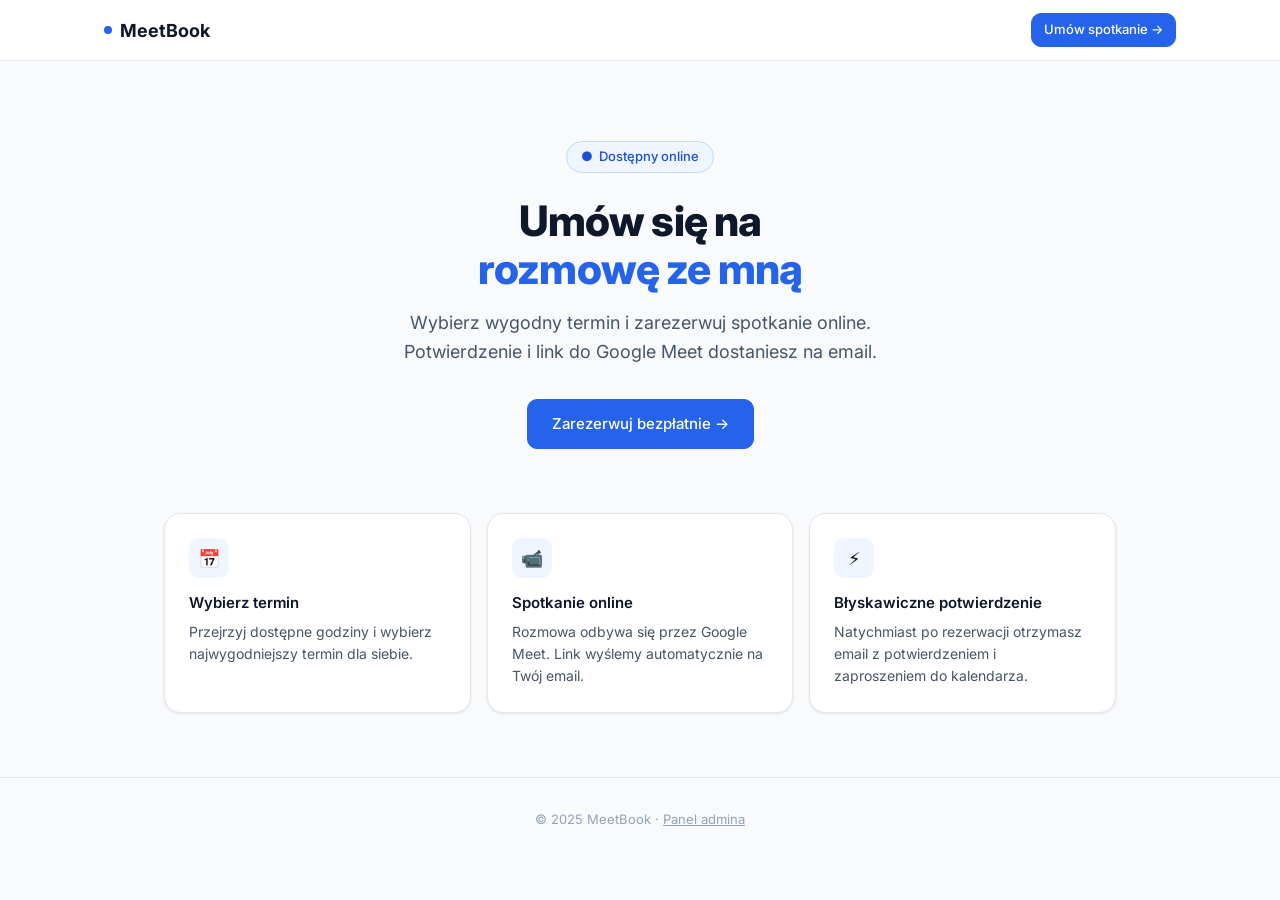
<file: index.html>
<!DOCTYPE html>
<html lang="pl">
<head>
<meta charset="UTF-8" />
<meta name="viewport" content="width=device-width, initial-scale=1.0" />
<title>MeetBook — Umów się na spotkanie</title>
<meta name="description" content="Zarezerwuj termin rozmowy online w kilka sekund." />
<link rel="preconnect" href="https://fonts.googleapis.com" />
<link href="https://fonts.googleapis.com/css2?family=Inter:wght@300;400;500;600;700;800&display=swap" rel="stylesheet" />
<link rel="stylesheet" href="style.css" />
<style>
  .hidden { display: none !important; }
</style>
</head>
<body>

<nav class="nav">
  <div class="nav-inner">
    <div class="nav-brand">
      <div class="dot"></div>
      MeetBook
    </div>
    <div class="nav-links">
      <a href="book.html" class="btn btn-primary btn-sm">Umów spotkanie →</a>
    </div>
  </div>
</nav>

<main>
  <section class="hero">
    <div class="hero-badge">
      <span>●</span> Dostępny online
    </div>
    <h1>Umów się na<br><span>rozmowę ze mną</span></h1>
    <p>Wybierz wygodny termin i zarezerwuj spotkanie online.<br>Potwierdzenie i link do Google Meet dostaniesz na email.</p>
    <div class="hero-cta">
      <a href="book.html" class="btn btn-primary btn-lg">Zarezerwuj bezpłatnie →</a>
    </div>
  </section>

  <div class="features-grid">
    <div class="feature-card">
      <div class="feature-icon">📅</div>
      <h3>Wybierz termin</h3>
      <p>Przejrzyj dostępne godziny i wybierz najwygodniejszy termin dla siebie.</p>
    </div>
    <div class="feature-card">
      <div class="feature-icon">📹</div>
      <h3>Spotkanie online</h3>
      <p>Rozmowa odbywa się przez Google Meet. Link wyślemy automatycznie na Twój email.</p>
    </div>
    <div class="feature-card">
      <div class="feature-icon">⚡</div>
      <h3>Błyskawiczne potwierdzenie</h3>
      <p>Natychmiast po rezerwacji otrzymasz email z potwierdzeniem i zaproszeniem do kalendarza.</p>
    </div>
  </div>
</main>

<footer style="text-align:center;padding:32px;font-size:13px;color:var(--text-3);border-top:1px solid var(--border)">
  © 2025 MeetBook ·
  <a href="admin.html" style="color:var(--text-3);text-decoration:underline">Panel admina</a>
</footer>

<div id="toast-container"></div>
</body>
</html>
</file>
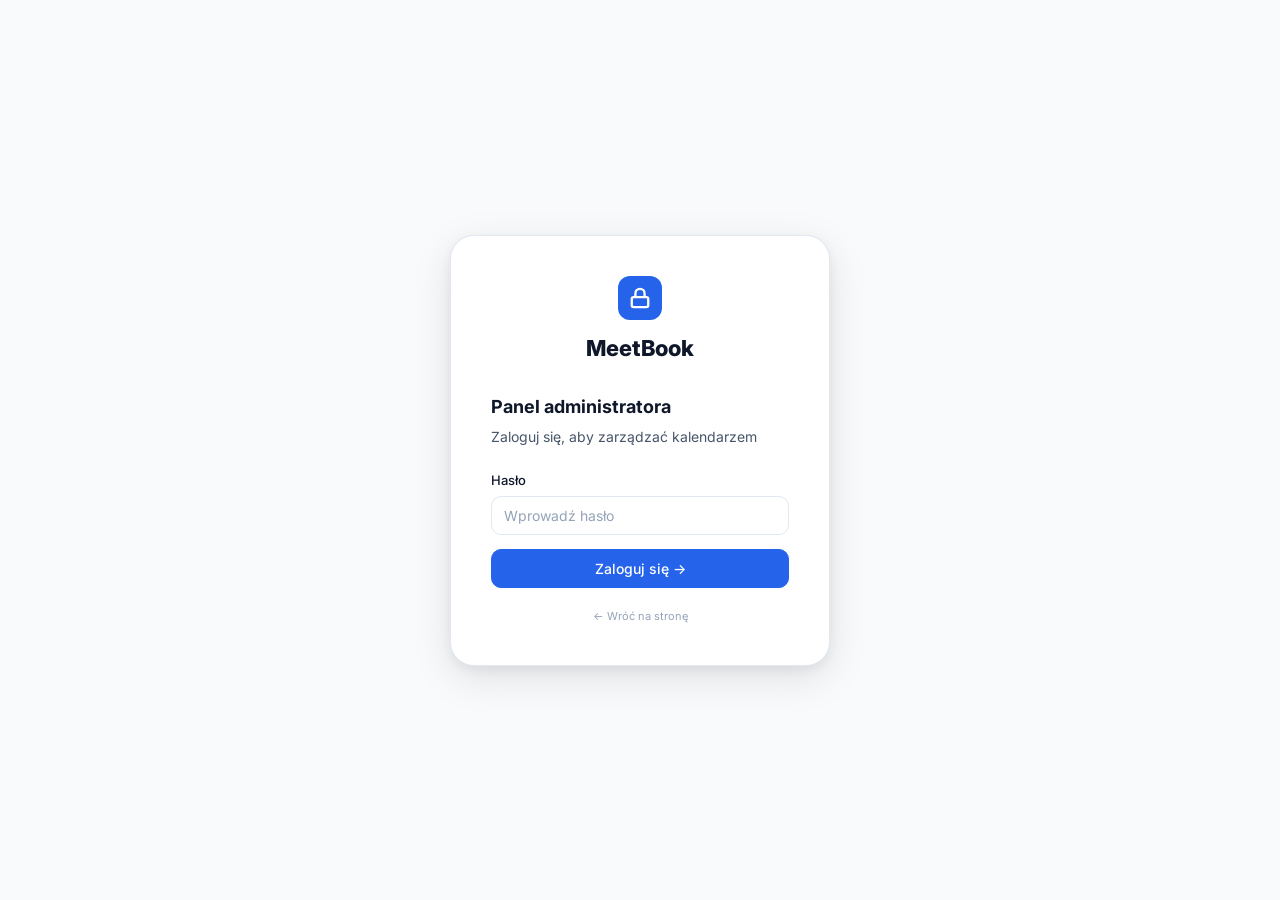
<file: admin.html>
<!DOCTYPE html>
<html lang="pl">
<head>
<meta charset="UTF-8" />
<meta name="viewport" content="width=device-width, initial-scale=1.0" />
<title>MeetBook — Panel admina</title>
<link rel="preconnect" href="https://fonts.googleapis.com" />
<link href="https://fonts.googleapis.com/css2?family=Inter:wght@300;400;500;600;700;800&display=swap" rel="stylesheet" />
<link rel="stylesheet" href="style.css" />
<style>
  #login-screen { display: block; }
  #admin-screen { display: none; }
  .hidden       { display: none !important; }
</style>
</head>
<body>

<!-- ═══ LOGIN SCREEN ═══ -->
<div id="login-screen">
  <div class="login-wrap">
    <div class="login-card">
      <div class="brand">
        <div style="width:44px;height:44px;border-radius:12px;background:var(--blue);display:flex;align-items:center;justify-content:center;margin:0 auto 12px">
          <svg width="22" height="22" fill="none" stroke="white" stroke-width="2.5" viewBox="0 0 24 24"><rect x="3" y="11" width="18" height="11" rx="2" ry="2"/><path d="M7 11V7a5 5 0 0110 0v4"/></svg>
        </div>
        <div class="brand-name">MeetBook</div>
      </div>
      <h2>Panel administratora</h2>
      <p class="sub">Zaloguj się, aby zarządzać kalendarzem</p>

      <div style="display:flex;flex-direction:column;gap:14px">
        <div class="form-group">
          <label class="form-label">Hasło</label>
          <input class="form-input" id="login-pw" type="password"
            placeholder="Wprowadź hasło"
            onkeydown="Admin.handleLoginKey(event)" />
          <span class="form-error hidden" id="login-err"></span>
        </div>
        <button class="btn btn-primary btn-full" onclick="Admin.login()">Zaloguj się →</button>
      </div>

      <p class="muted2 t-xs text-center" style="margin-top:20px">
        <a href="index.html" style="color:var(--text-3)">← Wróć na stronę</a>
      </p>
    </div>
  </div>
</div>

<!-- ═══ ADMIN SCREEN ═══ -->
<div id="admin-screen" style="display:none">

  <nav class="nav">
    <div class="nav-inner">
      <div class="nav-brand"><div class="dot"></div>MeetBook <span style="font-size:12px;font-weight:400;color:var(--text-3);margin-left:6px">Admin</span></div>
      <div class="flex items-center gap-3">
        <div class="flex items-center gap-2">
          <div class="avatar" style="width:30px;height:30px;font-size:12px" id="admin-owner-initials"></div>
          <span class="fw-5 t-sm" id="admin-owner-name"></span>
        </div>
        <a href="book.html" class="btn btn-outline btn-sm" target="_blank">Widok publiczny ↗</a>
        <button class="btn btn-ghost btn-sm" onclick="Admin.logout()">Wyloguj</button>
      </div>
    </div>
  </nav>

  <div class="admin-layout">
    <aside class="admin-sidebar">
      <div class="sidebar-section">Menu</div>

      <button class="sidebar-item" data-page="dashboard" onclick="Admin.renderPage('dashboard')">
        <svg fill="none" stroke="currentColor" stroke-width="2" viewBox="0 0 24 24"><rect x="3" y="3" width="7" height="7" rx="1"/><rect x="14" y="3" width="7" height="7" rx="1"/><rect x="3" y="14" width="7" height="7" rx="1"/><rect x="14" y="14" width="7" height="7" rx="1"/></svg>
        Dashboard
      </button>

      <button class="sidebar-item" data-page="calendar" onclick="Admin.renderPage('calendar')">
        <svg fill="none" stroke="currentColor" stroke-width="2" viewBox="0 0 24 24"><rect x="3" y="4" width="18" height="18" rx="2" ry="2"/><line x1="16" y1="2" x2="16" y2="6"/><line x1="8" y1="2" x2="8" y2="6"/><line x1="3" y1="10" x2="21" y2="10"/></svg>
        Kalendarz
      </button>

      <button class="sidebar-item" data-page="bookings" onclick="Admin.renderPage('bookings')">
        <svg fill="none" stroke="currentColor" stroke-width="2" viewBox="0 0 24 24"><path d="M17 21v-2a4 4 0 00-4-4H5a4 4 0 00-4 4v2"/><circle cx="9" cy="7" r="4"/><path d="M23 21v-2a4 4 0 00-3-3.87M16 3.13a4 4 0 010 7.75"/></svg>
        Rezerwacje
      </button>

      <div class="sidebar-section" style="margin-top:auto">Konto</div>

      <button class="sidebar-item" data-page="settings" onclick="Admin.renderPage('settings')">
        <svg fill="none" stroke="currentColor" stroke-width="2" viewBox="0 0 24 24"><circle cx="12" cy="12" r="3"/><path d="M19.4 15a1.65 1.65 0 00.33 1.82l.06.06a2 2 0 010 2.83 2 2 0 01-2.83 0l-.06-.06a1.65 1.65 0 00-1.82-.33 1.65 1.65 0 00-1 1.51V21a2 2 0 01-4 0v-.09A1.65 1.65 0 009 19.4a1.65 1.65 0 00-1.82.33l-.06.06a2 2 0 01-2.83 0 2 2 0 010-2.83l.06-.06A1.65 1.65 0 004.68 15a1.65 1.65 0 00-1.51-1H3a2 2 0 010-4h.09A1.65 1.65 0 004.6 9a1.65 1.65 0 00-.33-1.82l-.06-.06a2 2 0 010-2.83 2 2 0 012.83 0l.06.06A1.65 1.65 0 009 4.68a1.65 1.65 0 001-1.51V3a2 2 0 014 0v.09a1.65 1.65 0 001 1.51 1.65 1.65 0 001.82-.33l.06-.06a2 2 0 012.83 0 2 2 0 010 2.83l-.06.06A1.65 1.65 0 0019.4 9a1.65 1.65 0 001.51 1H21a2 2 0 010 4h-.09a1.65 1.65 0 00-1.51 1z"/></svg>
        Ustawienia
      </button>
    </aside>

    <main class="admin-main" id="admin-content">
      <p class="muted">Ładowanie…</p>
    </main>
  </div>
</div>

<div id="toast-container"></div>
<script src="data.js"></script>
<script src="admin.js"></script>
</body>
</html>
</file>
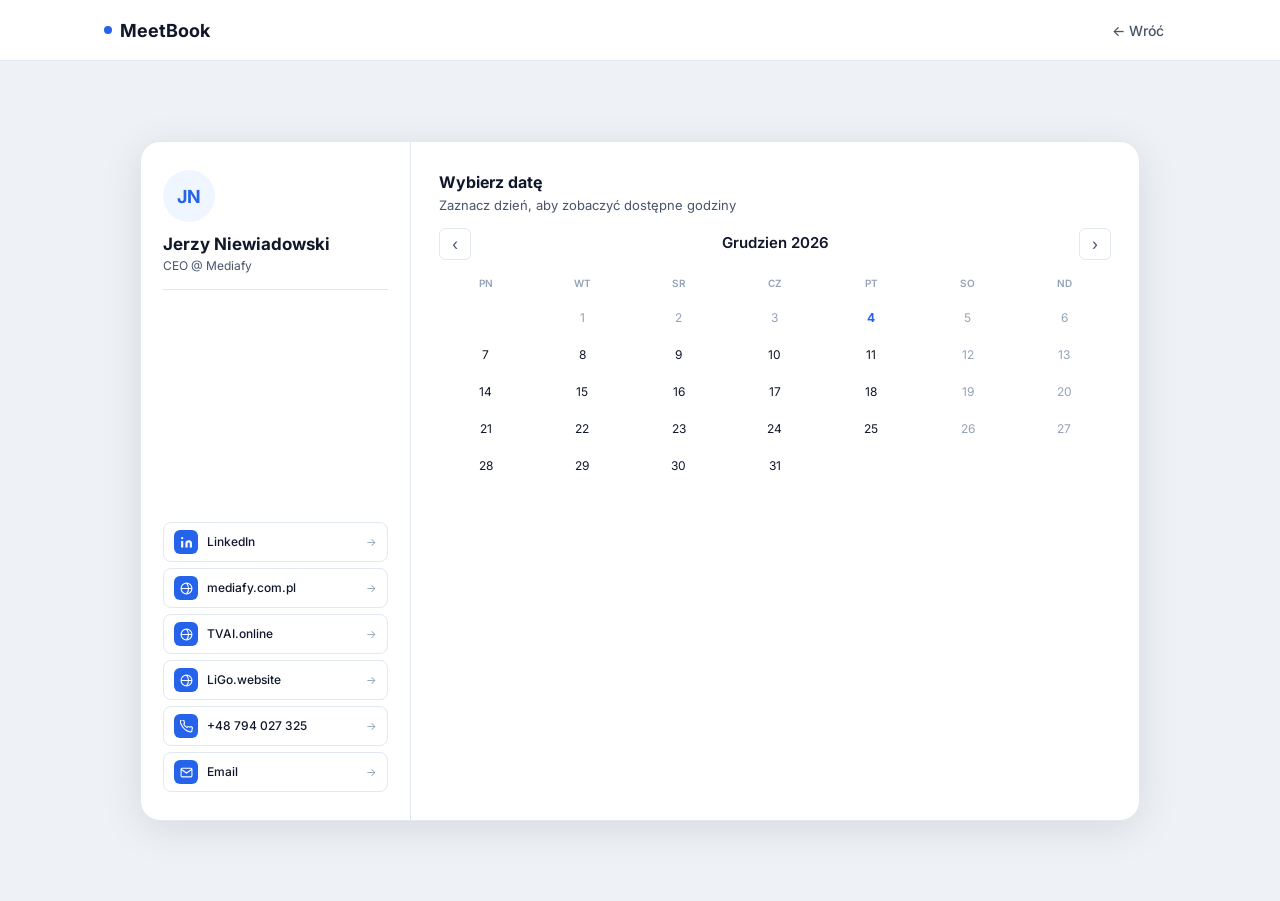
<file: book.html>
<!DOCTYPE html>
<html lang="pl">
<head>
<meta charset="UTF-8" />
<meta name="viewport" content="width=device-width, initial-scale=1.0" />
<title id="page-title">Umów spotkanie</title>
<link rel="preconnect" href="https://fonts.googleapis.com" />
<link href="https://fonts.googleapis.com/css2?family=Inter:wght@300;400;500;600;700;800&display=swap" rel="stylesheet" />
<link rel="stylesheet" href="style.css" />
<style>
  .hidden { display: none !important; }
  html, body { height: 100%; overflow: hidden; background: #eef2f7; }

  .booking-wrap {
    height: calc(100vh - 60px);
    display: flex; align-items: center; justify-content: center;
    padding: 20px 16px; overflow: hidden;
  }

  /* ── GŁÓWNA KARTA ── */
  .booking-card {
    background: var(--white);
    border: 1px solid var(--border);
    border-radius: 20px;
    box-shadow: 0 8px 40px rgba(0,0,0,.10);
    width: 100%; max-width: 1000px;
    height: 100%; max-height: 680px;
    display: grid;
    grid-template-columns: 270px 1fr;
    overflow: hidden;
  }

  /* ══ LEWA KOLUMNA ══ */
  .bc-left {
    display: flex; flex-direction: column;
    overflow: hidden;
    border-right: 1px solid var(--border);
  }
  .bc-left-bg { display: none; }

  .bc-left-content {
    display: flex; flex-direction: column;
    height: 100%; padding: 28px 22px;
  }

  .bc-avatar {
    width: 52px; height: 52px; border-radius: 50%;
    background: var(--blue-light);
    display: flex; align-items: center; justify-content: center;
    font-size: 18px; font-weight: 700; color: #2563eb;
    margin-bottom: 12px; flex-shrink: 0;
  }
  .bc-name { font-size: 17px; font-weight: 700; color: var(--text); margin-bottom: 3px; line-height: 1.2; }
  .bc-role { font-size: 12px; color: var(--text-2); margin-bottom: 0; }

  .bc-divider { height: 1px; background: var(--border); margin: 14px 0; flex-shrink: 0; }

  .bc-meta { display: flex; flex-direction: column; gap: 9px; }
  .bc-meta-item {
    display: flex; align-items: center; gap: 8px;
    font-size: 13px; color: var(--text-2);
  }
  .bc-meta-item svg { color: var(--text-3); flex-shrink: 0; }

  .bc-chips { display: flex; flex-direction: column; gap: 6px; }

  .bc-chip {
    display: flex; align-items: center; gap: 9px;
    padding: 7px 10px;
    background: var(--white);
    border: 1px solid var(--border);
    border-radius: 8px;
    text-decoration: none;
    transition: all .15s;
    cursor: pointer;
  }
  .bc-chip:hover { background: var(--blue-light); border-color: #2563eb; }

  .bc-chip-icon {
    width: 24px; height: 24px; border-radius: 6px;
    display: flex; align-items: center; justify-content: center;
    flex-shrink: 0;
  }
  .bc-chip-label { font-size: 12px; font-weight: 500; color: var(--text); flex: 1; }
  .bc-chip-arrow { font-size: 11px; color: var(--text-3); }

  /* ══ PRAWA KOLUMNA ══ */
  .bc-right {
    display: flex; flex-direction: column;
    overflow: hidden; position: relative;
  }

  /* Wszystkie panele domyślnie ukryte */
  .bc-panel {
    display: none;
    flex-direction: column;
    height: 100%;
  }
  .bc-panel.active { display: flex; }

  /* Panel calendar */
  #panel-calendar { padding: 28px 28px; overflow: hidden; }

  /* Panel time — specjalny grid */
  #panel-time { flex-direction: row; overflow: hidden; }
  .pt-cal {
    flex: 1; padding: 28px 20px;
    border-right: 1px solid var(--border);
    overflow: hidden; display: flex; flex-direction: column;
  }
  .pt-slots {
    width: 240px; padding: 28px 16px 28px 20px;
    overflow-y: auto; display: flex; flex-direction: column;
  }
  .pt-slots-date { font-size: 14px; font-weight: 700; color: var(--text); margin-bottom: 14px; flex-shrink: 0; }
  .pt-slots-list { display: flex; flex-direction: column; gap: 7px; }
  .pt-slot {
    display: flex; align-items: center; justify-content: center;
    padding: 10px 14px;
    border: 1.5px solid var(--blue-mid);
    border-radius: var(--radius);
    cursor: pointer; transition: all .15s;
    background: var(--white);
    font-size: 14px; font-weight: 600; color: var(--blue);
  }
  .pt-slot:hover { background: var(--blue); color: white; border-color: var(--blue); }
  .pt-slot.taken { border-color: var(--border); color: var(--text-3); background: var(--bg); cursor: default; font-weight: 400; }
  .pt-slot.taken:hover { background: var(--bg); color: var(--text-3); border-color: var(--border); }

  /* Panele scroll */
  #panel-meetingtype { padding: 32px 32px; overflow-y: auto; }
  #panel-form        { padding: 20px 32px; overflow-y: auto; }
  #panel-success     { align-items: center; justify-content: center; text-align: center; padding: 32px; }

  /* Niebieski scrollbar */
  #panel-form::-webkit-scrollbar { width: 4px; }
  #panel-form::-webkit-scrollbar-track { background: transparent; }
  #panel-form::-webkit-scrollbar-thumb { background: #2563eb; border-radius: 4px; }
  #panel-form::-webkit-scrollbar-thumb:hover { background: #1d4ed8; }

  /* Back btn */
  .bc-back {
    display: inline-flex; align-items: center; gap: 5px;
    font-size: 13px; color: var(--text-2); font-weight: 500;
    background: none; border: none; cursor: pointer; padding: 0;
    margin-bottom: 10px; transition: color .15s; flex-shrink: 0;
  }
  .bc-back:hover { color: var(--blue); }

  .bc-step-title { font-size: 16px; font-weight: 700; margin-bottom: 2px; }
  .bc-step-sub   { font-size: 13px; color: var(--text-2); margin-bottom: 12px; }

  /* Kalendarz */
  .bc-cal-header { display: flex; align-items: center; justify-content: space-between; margin-bottom: 14px; }
  .bc-cal-title  { font-size: 15px; font-weight: 600; }
  .cal-grid { display: grid !important; grid-template-columns: repeat(7, 1fr) !important; gap: 3px !important; width: 100% !important; }
  .cal-day      { height: 34px !important; width: 100% !important; font-size: 12px !important; border-radius: 6px !important; }
  .cal-day-name { font-size: 10px !important; padding: 2px 0 7px !important; text-align: center !important; width: 100% !important; }

  /* Summary chip */
  .bc-summary {
    display: flex; align-items: center; gap: 12px;
    background: var(--blue-light); border: 1px solid var(--blue-mid);
    border-radius: var(--radius); padding: 11px 14px; margin-bottom: 20px;
  }
  .bc-summary-date { font-size: 14px; font-weight: 600; color: var(--text); }
  .bc-summary-time { font-size: 12px; color: var(--text-2); margin-top: 2px; }

  /* Duration buttons */
  .dur-btns { display: flex; gap: 8px; flex-wrap: wrap; margin-top: 8px; }
  .dur-btn {
    padding: 8px 18px; border: 1.5px solid var(--border);
    border-radius: var(--radius); font-size: 13px; font-weight: 500;
    background: var(--white); color: var(--text);
    cursor: pointer; transition: all .15s; font-family: inherit;
  }
  .dur-btn:hover  { border-color: var(--blue); color: var(--blue); background: var(--blue-light); }
  .dur-btn.active { border-color: var(--blue); background: var(--blue); color: white; }

  /* Meeting type */
  .mt-grid { display: grid; grid-template-columns: 1fr 1fr; gap: 8px; margin-top: 8px; }
  .mt-btn {
    display: flex; flex-direction: column; align-items: center; gap: 4px;
    padding: 12px 8px; border: 1.5px solid var(--border);
    border-radius: var(--radius); cursor: pointer; transition: all .15s;
    background: var(--white); font-family: inherit;
  }
  .mt-btn:hover  { border-color: var(--blue); background: var(--blue-light); }
  .mt-btn.active { border-color: var(--blue); background: var(--blue-light); }
  .mt-icon  { font-size: 20px; }
  .mt-label { font-size: 13px; font-weight: 600; color: var(--text); }
  .mt-sub   { font-size: 11px; color: var(--text-3); text-align: center; line-height: 1.3; }
  .mt-btn.active .mt-label { color: var(--blue-dark); }

  /* Form */
  .bc-form { display: flex; flex-direction: column; gap: 8px; }

  /* Guest row */
  .guest-row { background: var(--bg); border: 1px solid var(--border); border-radius: var(--radius); padding: 14px; display: flex; flex-direction: column; gap: 10px; }
  .guest-row-header { display: flex; justify-content: space-between; align-items: center; }
  .guest-row-title  { font-size: 13px; font-weight: 600; }
  .btn-remove { background: none; border: none; cursor: pointer; font-size: 20px; color: var(--text-3); line-height: 1; padding: 0 4px; }
  .btn-remove:hover { color: var(--red); }

  /* Success */
  .success-icon {
    width: 64px; height: 64px; border-radius: 50%;
    background: var(--green-light);
    display: flex; align-items: center; justify-content: center;
    font-size: 28px; margin: 0 auto 20px; color: var(--green);
  }
</style>
</head>
<body>

<nav class="nav">
  <div class="nav-inner">
    <div class="nav-brand"><div class="dot"></div>MeetBook</div>
    <a href="index.html" class="nav-link">← Wróć</a>
  </div>
</nav>

<div class="booking-wrap">
  <div class="booking-card">

    <!-- ══ LEWA KOLUMNA ══ -->
    <div class="bc-left">
      <div class="bc-left-bg"></div>
      <div class="bc-left-content">
        <div class="bc-avatar" id="host-initials">JN</div>
        <div class="bc-name"  id="host-name">Ładowanie…</div>
        <div class="bc-role"  id="host-role"></div>
        <div class="bc-divider"></div>

        <!-- Meta — od kroku meetingtype -->
        <div id="bc-meta-box" style="display:none">
          <div class="bc-meta">
            <div class="bc-meta-item">
              <svg width="13" height="13" fill="none" stroke="currentColor" stroke-width="2" viewBox="0 0 24 24"><circle cx="12" cy="12" r="10"/><path d="M12 6v6l4 2"/></svg>
              <span id="meta-duration">30 min</span>
            </div>
            <div class="bc-meta-item">
              <svg width="13" height="13" fill="none" stroke="currentColor" stroke-width="2" viewBox="0 0 24 24"><path d="M15 10l4.553-2.069A1 1 0 0121 8.82v6.36a1 1 0 01-1.447.894L15 14M3 8a2 2 0 012-2h8a2 2 0 012 2v8a2 2 0 01-2 2H5a2 2 0 01-2-2V8z"/></svg>
              <span id="meta-type-label">Google Meet</span>
            </div>
            <div class="bc-meta-item hidden" id="meta-location-row">
              <svg width="13" height="13" fill="none" stroke="currentColor" stroke-width="2" viewBox="0 0 24 24"><path d="M21 10c0 7-9 13-9 13s-9-6-9-13a9 9 0 0118 0z"/><circle cx="12" cy="10" r="3"/></svg>
              <span id="meta-location-label"></span>
            </div>
            <div class="bc-meta-item hidden" id="meta-guests-row">
              <svg width="13" height="13" fill="none" stroke="currentColor" stroke-width="2" viewBox="0 0 24 24"><path d="M17 21v-2a4 4 0 00-4-4H5a4 4 0 00-4 4v2"/><circle cx="9" cy="7" r="4"/></svg>
              <span id="meta-guests-label"></span>
            </div>
          </div>
        </div>

        <!-- Chipy kontaktowe — do kroku meetingtype -->
        <div class="bc-chips" id="bc-chips" style="margin-top:auto;padding-top:14px">

          <a href="https://www.linkedin.com/in/jerzy-mediafy/" target="_blank" class="bc-chip">
            <div class="bc-chip-icon" style="background:#2563eb">
              <svg width="13" height="13" viewBox="0 0 24 24" fill="white"><path d="M16 8a6 6 0 016 6v7h-4v-7a2 2 0 00-2-2 2 2 0 00-2 2v7h-4v-7a6 6 0 016-6zM2 9h4v12H2z"/><circle cx="4" cy="4" r="2"/></svg>
            </div>
            <span class="bc-chip-label">LinkedIn</span>
            <span class="bc-chip-arrow">→</span>
          </a>

          <a href="https://mediafy.com.pl" target="_blank" class="bc-chip">
            <div class="bc-chip-icon" style="background:#2563eb">
              <svg width="13" height="13" fill="none" stroke="white" stroke-width="2" viewBox="0 0 24 24"><circle cx="12" cy="12" r="10"/><path d="M2 12h20M12 2a15.3 15.3 0 010 20"/></svg>
            </div>
            <span class="bc-chip-label">mediafy.com.pl</span>
            <span class="bc-chip-arrow">→</span>
          </a>

          <a href="https://tvai.online" target="_blank" class="bc-chip">
            <div class="bc-chip-icon" style="background:#2563eb">
              <svg width="13" height="13" fill="none" stroke="white" stroke-width="2" viewBox="0 0 24 24"><circle cx="12" cy="12" r="10"/><path d="M2 12h20M12 2a15.3 15.3 0 010 20"/></svg>
            </div>
            <span class="bc-chip-label">TVAI.online</span>
            <span class="bc-chip-arrow">→</span>
          </a>

          <a href="https://ligo.website" target="_blank" class="bc-chip">
            <div class="bc-chip-icon" style="background:#2563eb">
              <svg width="13" height="13" fill="none" stroke="white" stroke-width="2" viewBox="0 0 24 24"><circle cx="12" cy="12" r="10"/><path d="M2 12h20M12 2a15.3 15.3 0 010 20"/></svg>
            </div>
            <span class="bc-chip-label">LiGo.website</span>
            <span class="bc-chip-arrow">→</span>
          </a>

          <a href="tel:+48794027325" class="bc-chip">
            <div class="bc-chip-icon" style="background:#2563eb">
              <svg width="13" height="13" fill="none" stroke="white" stroke-width="2" viewBox="0 0 24 24"><path d="M22 16.92v3a2 2 0 01-2.18 2 19.79 19.79 0 01-8.63-3.07A19.5 19.5 0 013.07 9.81 19.79 19.79 0 01.42 1.18 2 2 0 012.42 0h3a2 2 0 012 1.72c.127.96.361 1.903.7 2.81a2 2 0 01-.45 2.11L6.91 7.91a16 16 0 006.06 6.06l1.27-1.27a2 2 0 012.11-.45c.907.339 1.85.573 2.81.7A2 2 0 0122 16.92z"/></svg>
            </div>
            <span class="bc-chip-label">+48 794 027 325</span>
            <span class="bc-chip-arrow">→</span>
          </a>

          <a href="mailto:jerzy.niewiadowski@mediafy.com.pl" class="bc-chip">
            <div class="bc-chip-icon" style="background:#2563eb">
              <svg width="13" height="13" fill="none" stroke="white" stroke-width="2" viewBox="0 0 24 24"><path d="M4 4h16c1.1 0 2 .9 2 2v12c0 1.1-.9 2-2 2H4c-1.1 0-2-.9-2-2V6c0-1.1.9-2 2-2z"/><polyline points="22,6 12,13 2,6"/></svg>
            </div>
            <span class="bc-chip-label">Email</span>
            <span class="bc-chip-arrow">→</span>
          </a>

        </div>
      </div>
    </div>

    <!-- ══ PRAWA KOLUMNA ══ -->
    <div class="bc-right">

      <!-- PANEL 1: kalendarz -->
      <div id="panel-calendar" class="bc-panel active">
        <div class="bc-step-title">Wybierz datę</div>
        <div class="bc-step-sub">Zaznacz dzień, aby zobaczyć dostępne godziny</div>
        <div class="bc-cal-header">
          <button class="cal-nav" id="cal-prev-1">‹</button>
          <span class="bc-cal-title" id="cal-month-1"></span>
          <button class="cal-nav" id="cal-next-1">›</button>
        </div>
        <div class="cal-grid" id="cal-grid-1"></div>
      </div>

      <!-- PANEL 2: kalendarz + sloty -->
      <div id="panel-time" class="bc-panel">
        <div class="pt-cal">
          <div class="bc-cal-header">
            <button class="cal-nav" id="cal-prev-2">‹</button>
            <span class="bc-cal-title" id="cal-month-2"></span>
            <button class="cal-nav" id="cal-next-2">›</button>
          </div>
          <div class="cal-grid" id="cal-grid-2"></div>
        </div>
        <div class="pt-slots">
          <div class="pt-slots-date" id="slots-date-label"></div>
          <div class="pt-slots-list" id="slots-container"></div>
        </div>
      </div>

      <!-- PANEL 3a: forma spotkania -->
      <div id="panel-meetingtype" class="bc-panel">
        <button class="bc-back" onclick="App.goBack()">← Wróć</button>
        <div class="bc-step-title">Forma spotkania</div>
        <div class="bc-step-sub">Jak chcesz się spotkać i ile czasu masz?</div>

        <div class="bc-summary">
          <div style="font-size:20px">📅</div>
          <div>
            <div class="bc-summary-date" id="summary-date"></div>
            <div class="bc-summary-time" id="summary-time"></div>
          </div>
        </div>

        <div class="form-group" style="margin-bottom:18px">
          <label class="form-label">Czas trwania spotkania</label>
          <div class="dur-btns">
            <button type="button" class="dur-btn active" onclick="App.setDuration(30)" data-dur="30">30 min</button>
            <button type="button" class="dur-btn" onclick="App.setDuration(45)" data-dur="45">45 min</button>
            <button type="button" class="dur-btn" onclick="App.setDuration(60)" data-dur="60">60 min</button>
            <button type="button" class="dur-btn" onclick="App.setDuration(90)" data-dur="90">90 min</button>
          </div>
        </div>

        <div class="form-group" style="margin-bottom:18px">
          <label class="form-label">Miejsce spotkania</label>
          <div class="mt-grid">
            <button type="button" class="mt-btn active" id="type-online" onclick="App.setMeetingType('online')">
              <span class="mt-icon">💻</span>
              <span class="mt-label">Google Meet</span>
              <span class="mt-sub">Link wyślemy na email</span>
            </button>
            <button type="button" class="mt-btn" id="type-inperson" onclick="App.setMeetingType('inperson')">
              <span class="mt-icon">📍</span>
              <span class="mt-label">Na żywo</span>
              <span class="mt-sub">U Ciebie lub wybrane miejsce</span>
            </button>
          </div>
        </div>

        <div class="form-group hidden" id="location-group" style="margin-bottom:18px">
          <label class="form-label">Adres / nazwa miejsca <span class="req">*</span></label>
          <input class="form-input" id="f-location" placeholder="np. Starbucks Rondo Daszyńskiego, Warszawa" oninput="App.updateMeta()" />
          <span class="form-hint" id="location-hint">Wpisz gdzie się spotkamy</span>
        </div>

        <button class="btn btn-primary btn-lg btn-full" type="button" onclick="App.goToDetails()">
          Dalej →
        </button>
      </div>

      <!-- PANEL 3b: dane -->
      <div id="panel-form" class="bc-panel">
        <button class="bc-back" onclick="App.goBackToMeetingType()">← Wróć</button>
        <div class="bc-step-title">Twoje dane</div>
        <div class="bc-step-sub">Wyślemy potwierdzenie na Twój email</div>

        <div class="bc-form">
          <div style="display:grid;grid-template-columns:1fr 1fr;gap:10px">
            <div class="form-group">
              <label class="form-label">Imię <span class="req">*</span></label>
              <input class="form-input" id="f-firstname" placeholder="Jan" autocomplete="given-name" />
              <span class="form-error hidden" id="err-firstname"></span>
            </div>
            <div class="form-group">
              <label class="form-label">Nazwisko <span class="req">*</span></label>
              <input class="form-input" id="f-lastname" placeholder="Kowalski" autocomplete="family-name" />
              <span class="form-error hidden" id="err-lastname"></span>
            </div>
          </div>
          <div class="form-group">
            <label class="form-label">Email <span class="req">*</span></label>
            <input class="form-input" id="f-email" type="email" placeholder="jan@firma.pl" autocomplete="email" />
            <span class="form-error hidden" id="err-email"></span>
          </div>
          <div class="form-group">
            <label class="form-label">Numer telefonu <span class="req">*</span></label>
            <input class="form-input" id="f-phone" type="tel" placeholder="+48 500 000 000" autocomplete="tel" />
            <span class="form-error hidden" id="err-phone"></span>
          </div>
          <div style="display:grid;grid-template-columns:1fr 1fr;gap:10px">
            <div class="form-group">
              <label class="form-label">Strona firmowa</label>
              <input class="form-input" id="f-website" placeholder="np. firma.pl" />
            </div>
            <div class="form-group">
              <label class="form-label">LinkedIn</label>
              <input class="form-input" id="f-linkedin" placeholder="linkedin.com/in/..." />
            </div>
          </div>

          <div id="guests-container"></div>

          <button type="button" onclick="App.addGuest()"
            style="display:flex;align-items:center;gap:6px;font-size:13px;color:var(--blue);background:none;border:1.5px dashed var(--blue-mid);border-radius:var(--radius);padding:8px 14px;cursor:pointer;transition:all .15s;font-family:inherit;font-weight:500;width:100%">
            + Dodaj partnera biznesowego
          </button>

          <div class="form-group">
            <label class="form-label" style="display:flex;justify-content:space-between;align-items:center">
              <span>Krótka notatka</span>
              <span id="note-counter" style="font-weight:400;color:var(--text-3);font-size:12px">0/300</span>
            </label>
            <textarea class="form-textarea" id="f-note" placeholder="O czym chcesz porozmawiać?" maxlength="300"
              oninput="document.getElementById('note-counter').textContent=this.value.length+'/300'"></textarea>
          </div>

          <button class="btn btn-primary btn-lg btn-full" type="button" id="submit-btn" onclick="App.submitBooking()">
            Potwierdź rezerwację →
          </button>
          <p class="muted2 t-xs text-center">Wyślemy email z potwierdzeniem i wszystkimi szczegółami.</p>
        </div>
      </div>

      <!-- PANEL 4: sukces -->
      <div id="panel-success" class="bc-panel">
        <div class="success-icon">✓</div>
        <h2 style="font-size:20px;font-weight:700;margin-bottom:8px">Spotkanie zarezerwowane!</h2>
        <div id="success-details"></div>
        <a href="index.html" class="btn btn-outline" style="margin-top:20px">Wróć na stronę główną</a>
      </div>

    </div>
  </div>
</div>




<div id="toast-container"></div>
<script src="data.js"></script>
<script src="app.js"></script>
</body>
</html>
</file>
<file: style.css>
/* ─── RESET & BASE ─────────────────────────────────── */
*, *::before, *::after { box-sizing: border-box; margin: 0; padding: 0; }

:root {
  --blue:        #2563eb;
  --blue-dark:   #1d4ed8;
  --blue-light:  #eff6ff;
  --blue-mid:    #bfdbfe;
  --blue-muted:  #dbeafe;
  --text:        #0f172a;
  --text-2:      #475569;
  --text-3:      #94a3b8;
  --border:      #e2e8f0;
  --border-2:    #cbd5e1;
  --bg:          #f8fafc;
  --white:       #ffffff;
  --green:       #16a34a;
  --green-light: #dcfce7;
  --red:         #dc2626;
  --red-light:   #fee2e2;
  --amber:       #d97706;
  --amber-light: #fef3c7;
  --radius-sm:   6px;
  --radius:      10px;
  --radius-lg:   16px;
  --radius-xl:   24px;
  --shadow-sm:   0 1px 3px rgba(0,0,0,.06), 0 1px 2px rgba(0,0,0,.04);
  --shadow:      0 4px 16px rgba(0,0,0,.07), 0 1px 4px rgba(0,0,0,.04);
  --shadow-lg:   0 12px 40px rgba(0,0,0,.10), 0 4px 12px rgba(0,0,0,.06);
}

html { font-size: 16px; -webkit-font-smoothing: antialiased; }

body {
  font-family: 'Inter', system-ui, sans-serif;
  background: var(--bg);
  color: var(--text);
  min-height: 100vh;
  line-height: 1.5;
}

a { color: inherit; text-decoration: none; }
button { font-family: inherit; cursor: pointer; }
input, textarea, select { font-family: inherit; }

/* ─── TYPOGRAPHY ─────────────────────────────────── */
.t-xs   { font-size: 11px; }
.t-sm   { font-size: 13px; }
.t-base { font-size: 15px; }
.t-lg   { font-size: 17px; }
.t-xl   { font-size: 20px; }
.t-2xl  { font-size: 24px; }
.t-3xl  { font-size: 30px; }
.t-4xl  { font-size: 38px; }
.fw-4   { font-weight: 400; }
.fw-5   { font-weight: 500; }
.fw-6   { font-weight: 600; }
.fw-7   { font-weight: 700; }
.muted  { color: var(--text-2); }
.muted2 { color: var(--text-3); }
.blue   { color: var(--blue); }

/* ─── LAYOUT ─────────────────────────────────── */
.container  { max-width: 1120px; margin: 0 auto; padding: 0 24px; }
.container-sm { max-width: 720px; margin: 0 auto; padding: 0 24px; }
.container-xs { max-width: 520px; margin: 0 auto; padding: 0 24px; }

/* ─── NAV ─────────────────────────────────── */
.nav {
  background: var(--white);
  border-bottom: 1px solid var(--border);
  position: sticky; top: 0; z-index: 100;
}
.nav-inner {
  max-width: 1120px; margin: 0 auto; padding: 0 24px;
  height: 60px;
  display: flex; align-items: center; justify-content: space-between;
}
.nav-brand {
  font-size: 18px; font-weight: 700; color: var(--text);
  display: flex; align-items: center; gap: 8px;
}
.nav-brand .dot {
  width: 8px; height: 8px; border-radius: 50%; background: var(--blue);
}
.nav-links { display: flex; align-items: center; gap: 6px; }
.nav-link {
  font-size: 14px; color: var(--text-2); font-weight: 500;
  padding: 6px 12px; border-radius: var(--radius-sm);
  transition: all .15s; border: none; background: none;
}
.nav-link:hover { background: var(--bg); color: var(--text); }
.nav-link.active { color: var(--blue); background: var(--blue-light); }

/* ─── BUTTONS ─────────────────────────────────── */
.btn {
  display: inline-flex; align-items: center; justify-content: center;
  gap: 6px; padding: 10px 18px; border-radius: var(--radius);
  font-size: 14px; font-weight: 500; border: 1.5px solid transparent;
  transition: all .15s; white-space: nowrap;
}
.btn-primary {
  background: var(--blue); color: white; border-color: var(--blue);
}
.btn-primary:hover { background: var(--blue-dark); border-color: var(--blue-dark); transform: translateY(-1px); box-shadow: 0 4px 12px rgba(37,99,235,.25); }
.btn-primary:active { transform: translateY(0); }

.btn-outline {
  background: white; color: var(--text); border-color: var(--border-2);
}
.btn-outline:hover { border-color: var(--blue); color: var(--blue); background: var(--blue-light); }

.btn-ghost {
  background: transparent; color: var(--text-2); border-color: transparent;
}
.btn-ghost:hover { background: var(--bg); color: var(--text); }

.btn-danger {
  background: var(--red); color: white; border-color: var(--red);
}
.btn-danger:hover { background: #b91c1c; }

.btn-sm { padding: 6px 12px; font-size: 13px; }
.btn-lg { padding: 13px 24px; font-size: 15px; }
.btn-full { width: 100%; }

.btn:disabled { opacity: .5; pointer-events: none; }

/* ─── CARDS ─────────────────────────────────── */
.card {
  background: var(--white);
  border: 1px solid var(--border);
  border-radius: var(--radius-lg);
  box-shadow: var(--shadow-sm);
}
.card-pad { padding: 24px; }
.card-pad-lg { padding: 32px; }

/* ─── FORM ELEMENTS ─────────────────────────────────── */
.form-group { display: flex; flex-direction: column; gap: 6px; }
.form-label {
  font-size: 13px; font-weight: 500; color: var(--text);
}
.form-label .req { color: var(--red); margin-left: 2px; }

.form-input, .form-textarea, .form-select {
  padding: 10px 12px;
  border: 1.5px solid var(--border);
  border-radius: var(--radius);
  font-size: 14px; color: var(--text);
  background: var(--white);
  transition: border-color .15s, box-shadow .15s;
  outline: none;
  width: 100%;
}
.form-input:focus, .form-textarea:focus, .form-select:focus {
  border-color: var(--blue);
  box-shadow: 0 0 0 3px rgba(37,99,235,.1);
}
.form-input::placeholder, .form-textarea::placeholder { color: var(--text-3); }
.form-textarea { resize: vertical; min-height: 90px; line-height: 1.6; }
.form-error { font-size: 12px; color: var(--red); }
.form-hint  { font-size: 12px; color: var(--text-3); }

/* ─── BADGE ─────────────────────────────────── */
.badge {
  display: inline-flex; align-items: center; gap: 4px;
  padding: 3px 10px; border-radius: 20px;
  font-size: 12px; font-weight: 500;
}
.badge-blue   { background: var(--blue-light);  color: var(--blue-dark); }
.badge-green  { background: var(--green-light);  color: var(--green); }
.badge-red    { background: var(--red-light);    color: var(--red); }
.badge-amber  { background: var(--amber-light);  color: var(--amber); }
.badge-gray   { background: var(--bg);           color: var(--text-2); border: 1px solid var(--border); }

/* ─── DIVIDER ─────────────────────────────────── */
.divider { height: 1px; background: var(--border); margin: 20px 0; }

/* ─── AVATAR ─────────────────────────────────── */
.avatar {
  width: 40px; height: 40px; border-radius: 50%;
  background: var(--blue-light);
  display: flex; align-items: center; justify-content: center;
  font-size: 15px; font-weight: 600; color: var(--blue-dark);
  flex-shrink: 0;
}

/* ─── TOAST ─────────────────────────────────── */
#toast-container {
  position: fixed; bottom: 24px; right: 24px;
  display: flex; flex-direction: column; gap: 8px;
  z-index: 9999; pointer-events: none;
}
.toast {
  background: var(--text); color: white;
  padding: 12px 18px; border-radius: var(--radius);
  font-size: 14px; box-shadow: var(--shadow-lg);
  display: flex; align-items: center; gap: 10px;
  pointer-events: all;
  animation: slideUp .25s ease;
  max-width: 320px;
}
.toast.success { background: var(--green); }
.toast.error   { background: var(--red); }
.toast.warning { background: var(--amber); }
@keyframes slideUp {
  from { opacity: 0; transform: translateY(12px); }
  to   { opacity: 1; transform: translateY(0); }
}

/* ─── MODAL ─────────────────────────────────── */
.modal-backdrop {
  position: fixed; inset: 0;
  background: rgba(15,23,42,.4);
  backdrop-filter: blur(2px);
  display: flex; align-items: center; justify-content: center;
  z-index: 500; padding: 16px;
  animation: fadeIn .2s ease;
}
@keyframes fadeIn { from { opacity: 0; } to { opacity: 1; } }

.modal-box {
  background: var(--white);
  border-radius: var(--radius-xl);
  box-shadow: var(--shadow-lg);
  width: 100%; max-width: 440px;
  padding: 28px;
  animation: scaleIn .2s ease;
}
@keyframes scaleIn {
  from { opacity: 0; transform: scale(.96); }
  to   { opacity: 1; transform: scale(1); }
}
.modal-header {
  display: flex; align-items: flex-start; justify-content: space-between;
  margin-bottom: 20px;
}
.modal-title { font-size: 17px; font-weight: 600; }
.modal-close {
  background: none; border: none; font-size: 20px;
  color: var(--text-3); cursor: pointer; line-height: 1;
  padding: 2px 6px; border-radius: var(--radius-sm);
}
.modal-close:hover { background: var(--bg); color: var(--text); }
.modal-actions { display: flex; gap: 8px; margin-top: 20px; justify-content: flex-end; }

/* ─── STAT CARDS ─────────────────────────────────── */
.stats-grid {
  display: grid;
  grid-template-columns: repeat(auto-fit, minmax(160px, 1fr));
  gap: 12px;
  margin-bottom: 24px;
}
.stat-card {
  background: var(--white);
  border: 1px solid var(--border);
  border-radius: var(--radius-lg);
  padding: 20px;
  box-shadow: var(--shadow-sm);
}
.stat-value { font-size: 28px; font-weight: 700; line-height: 1; margin-bottom: 4px; }
.stat-label { font-size: 13px; color: var(--text-2); }
.stat-value.blue  { color: var(--blue); }
.stat-value.green { color: var(--green); }
.stat-value.red   { color: var(--red); }
.stat-value.amber { color: var(--amber); }

/* ─── CALENDAR ─────────────────────────────────── */
.cal-wrap { user-select: none; }
.cal-header {
  display: flex; align-items: center; justify-content: space-between;
  margin-bottom: 14px;
}
.cal-title { font-size: 15px; font-weight: 600; }
.cal-nav {
  background: none; border: 1.5px solid var(--border);
  border-radius: var(--radius-sm); width: 32px; height: 32px;
  display: flex; align-items: center; justify-content: center;
  cursor: pointer; font-size: 16px; color: var(--text-2);
  transition: all .15s;
}
.cal-nav:hover { border-color: var(--blue); color: var(--blue); background: var(--blue-light); }

.cal-grid {
  display: grid; grid-template-columns: repeat(7, 1fr);
  gap: 2px;
}
.cal-day-name {
  text-align: center; font-size: 11px; font-weight: 600;
  color: var(--text-3); text-transform: uppercase;
  padding: 4px 0 8px;
}
.cal-day {
  height: 36px;
  display: flex; align-items: center; justify-content: center;
  font-size: 13px; border-radius: var(--radius-sm);
  cursor: pointer; transition: all .12s; position: relative;
  color: var(--text);
}
.cal-day:hover:not(.empty):not(.past) { background: var(--blue-light); color: var(--blue); }
.cal-day.today { font-weight: 700; color: var(--blue); }
.cal-day.selected { background: var(--blue) !important; color: white !important; font-weight: 600; }
.cal-day.past { color: var(--text-3); pointer-events: none; }
.cal-day.empty { pointer-events: none; }
.cal-day.has-events::after {
  content: '';
  position: absolute; bottom: 3px; left: 50%; transform: translateX(-50%);
  width: 4px; height: 4px; border-radius: 50%; background: var(--blue);
}
.cal-day.selected.has-events::after { background: rgba(255,255,255,.7); }

/* ─── TIME SLOTS ─────────────────────────────────── */
.slots-list { display: flex; flex-direction: column; gap: 4px; }

.slot-row {
  display: flex; align-items: center; gap: 10px;
  padding: 4px 0;
  border-bottom: 1px solid var(--border);
}
.slot-row:last-child { border-bottom: none; }
.slot-time {
  width: 52px; font-size: 13px; font-weight: 500;
  color: var(--text-2); flex-shrink: 0; text-align: right;
}

/* Public slot */
.slot-btn {
  flex: 1; padding: 10px 14px; border-radius: var(--radius);
  font-size: 14px; font-weight: 500; border: 1.5px solid transparent;
  cursor: pointer; text-align: left; transition: all .15s;
  display: flex; align-items: center; justify-content: space-between;
}
.slot-btn.free {
  background: var(--white); border-color: var(--border);
  color: var(--text);
}
.slot-btn.free:hover {
  border-color: var(--blue); background: var(--blue-light);
  color: var(--blue); transform: translateX(2px);
}
.slot-btn.free .slot-arrow { opacity: 0; transition: opacity .15s; }
.slot-btn.free:hover .slot-arrow { opacity: 1; }

.slot-btn.taken {
  background: var(--bg); border-color: var(--border);
  color: var(--text-3); cursor: default;
}

/* Admin slot */
.slot-event {
  flex: 1; padding: 10px 14px; border-radius: var(--radius);
  font-size: 13px; display: flex; align-items: center;
  justify-content: space-between;
}
.slot-event.real  { background: var(--green-light); border-left: 3px solid var(--green); }
.slot-event.fake  { background: var(--red-light);   border-left: 3px solid var(--red); }
.slot-event-info  { display: flex; flex-direction: column; gap: 1px; }
.slot-event-title { font-weight: 500; font-size: 13px; }
.slot-event-sub   { font-size: 12px; opacity: .7; }
.slot-event-actions { display: flex; gap: 6px; }

.slot-add {
  flex: 1; padding: 10px 14px; border-radius: var(--radius);
  font-size: 13px; color: var(--text-3); border: 1.5px dashed var(--border);
  background: transparent; cursor: pointer; text-align: left;
  transition: all .15s;
}
.slot-add:hover { border-color: var(--blue); color: var(--blue); background: var(--blue-light); }

/* ─── BOOKING FORM ─────────────────────────────────── */
.booking-panel {
  background: var(--white);
  border: 1px solid var(--border);
  border-radius: var(--radius-xl);
  box-shadow: var(--shadow-lg);
  padding: 32px;
  max-width: 440px;
}
.booking-panel .host-info {
  display: flex; align-items: center; gap: 14px; margin-bottom: 24px;
}
.booking-panel .host-name { font-size: 16px; font-weight: 600; }
.booking-panel .host-role { font-size: 13px; color: var(--text-2); }
.booking-panel .meeting-chip {
  display: flex; align-items: center; gap: 6px;
  font-size: 13px; color: var(--text-2); margin-bottom: 6px;
}
.booking-panel .meeting-chip svg { color: var(--blue); }

/* ─── SUCCESS STATE ─────────────────────────────────── */
.success-box {
  text-align: center; padding: 40px 24px;
}
.success-icon {
  width: 64px; height: 64px; border-radius: 50%;
  background: var(--green-light);
  display: flex; align-items: center; justify-content: center;
  margin: 0 auto 20px;
  font-size: 28px;
}
.success-box h2 { font-size: 22px; font-weight: 700; margin-bottom: 8px; }
.success-box p  { font-size: 15px; color: var(--text-2); margin-bottom: 4px; }

/* ─── ADMIN LAYOUT ─────────────────────────────────── */
.admin-layout {
  display: grid;
  grid-template-columns: 280px 1fr;
  gap: 0;
  min-height: calc(100vh - 60px);
}
.admin-sidebar {
  background: var(--white);
  border-right: 1px solid var(--border);
  padding: 24px 16px;
  display: flex; flex-direction: column; gap: 6px;
}
.sidebar-section { font-size: 11px; font-weight: 600; color: var(--text-3); text-transform: uppercase; letter-spacing: .05em; padding: 12px 10px 4px; }
.sidebar-item {
  display: flex; align-items: center; gap: 10px;
  padding: 9px 12px; border-radius: var(--radius);
  font-size: 14px; font-weight: 500; color: var(--text-2);
  cursor: pointer; transition: all .15s;
  border: none; background: none; width: 100%; text-align: left;
}
.sidebar-item:hover { background: var(--bg); color: var(--text); }
.sidebar-item.active { background: var(--blue-light); color: var(--blue); }
.sidebar-item svg { width: 16px; height: 16px; flex-shrink: 0; }

.admin-main { padding: 28px 32px; overflow-y: auto; }
.admin-main h1 { font-size: 22px; font-weight: 700; margin-bottom: 4px; }
.admin-main .page-sub { font-size: 14px; color: var(--text-2); margin-bottom: 24px; }

/* ─── TABLE ─────────────────────────────────── */
.table-wrap { overflow-x: auto; }
table { width: 100%; border-collapse: collapse; font-size: 14px; }
thead th {
  text-align: left; font-size: 12px; font-weight: 600;
  color: var(--text-3); text-transform: uppercase; letter-spacing: .04em;
  padding: 10px 14px; border-bottom: 1px solid var(--border);
}
tbody td { padding: 12px 14px; border-bottom: 1px solid var(--border); }
tbody tr:last-child td { border-bottom: none; }
tbody tr:hover td { background: var(--bg); }

/* ─── TOGGLE ─────────────────────────────────── */
.toggle-wrap { display: flex; background: var(--bg); border: 1px solid var(--border); border-radius: var(--radius); padding: 3px; gap: 2px; }
.toggle-btn {
  flex: 1; padding: 7px 14px; border-radius: var(--radius-sm);
  font-size: 13px; font-weight: 500; color: var(--text-2);
  border: none; background: none; cursor: pointer; transition: all .15s;
}
.toggle-btn.active { background: var(--white); color: var(--text); box-shadow: var(--shadow-sm); }

/* ─── LANDING PAGE ─────────────────────────────────── */
.hero {
  padding: 80px 24px 64px;
  text-align: center;
  max-width: 700px; margin: 0 auto;
}
.hero-badge {
  display: inline-flex; align-items: center; gap: 6px;
  background: var(--blue-light); color: var(--blue-dark);
  border: 1px solid var(--blue-mid);
  padding: 5px 14px; border-radius: 20px;
  font-size: 13px; font-weight: 500;
  margin-bottom: 24px;
}
.hero h1 {
  font-size: 42px; font-weight: 800; line-height: 1.15;
  letter-spacing: -.02em; margin-bottom: 16px;
  color: var(--text);
}
.hero h1 span { color: var(--blue); }
.hero p { font-size: 18px; color: var(--text-2); margin-bottom: 32px; line-height: 1.6; }
.hero-cta { display: flex; gap: 12px; justify-content: center; flex-wrap: wrap; }

.features-grid {
  display: grid;
  grid-template-columns: repeat(auto-fit, minmax(280px, 1fr));
  gap: 16px; padding: 0 24px 64px;
  max-width: 1000px; margin: 0 auto;
}
.feature-card {
  background: var(--white); border: 1px solid var(--border);
  border-radius: var(--radius-lg); padding: 24px;
  box-shadow: var(--shadow-sm);
}
.feature-icon {
  width: 40px; height: 40px; border-radius: var(--radius);
  background: var(--blue-light);
  display: flex; align-items: center; justify-content: center;
  font-size: 18px; margin-bottom: 14px;
}
.feature-card h3 { font-size: 15px; font-weight: 600; margin-bottom: 6px; }
.feature-card p  { font-size: 14px; color: var(--text-2); line-height: 1.6; }

/* ─── UTIL ─────────────────────────────────── */
.flex   { display: flex; }
.flex-col { display: flex; flex-direction: column; }
.items-center { align-items: center; }
.justify-between { justify-content: space-between; }
.justify-center  { justify-content: center; }
.gap-2  { gap: 8px; }
.gap-3  { gap: 12px; }
.gap-4  { gap: 16px; }
.gap-6  { gap: 24px; }
.w-full { width: 100%; }
.mt-1   { margin-top: 4px; }
.mt-2   { margin-top: 8px; }
.mt-4   { margin-top: 16px; }
.mt-6   { margin-top: 24px; }
.mb-2   { margin-bottom: 8px; }
.mb-4   { margin-bottom: 16px; }
.mb-6   { margin-bottom: 24px; }
.hidden { display: none !important; }
.text-center { text-align: center; }

/* ─── RESPONSIVE ─────────────────────────────────── */
@media (max-width: 768px) {
  .admin-layout { grid-template-columns: 1fr; }
  .admin-sidebar { display: none; }
  .admin-main { padding: 20px 16px; }
  .hero h1 { font-size: 28px; }
  .hero { padding: 48px 16px 40px; }
  .stats-grid { grid-template-columns: repeat(2, 1fr); }
  .booking-panel { padding: 24px 16px; }
}

/* ─── LOGIN ─────────────────────────────────── */
.login-wrap {
  min-height: 100vh; display: flex; align-items: center; justify-content: center;
  background: var(--bg); padding: 24px;
}
.login-card {
  background: var(--white); border: 1px solid var(--border);
  border-radius: var(--radius-xl); box-shadow: var(--shadow-lg);
  padding: 40px; width: 100%; max-width: 380px;
}
.login-card .brand { text-align: center; margin-bottom: 28px; }
.login-card .brand-name { font-size: 22px; font-weight: 800; color: var(--text); }
.login-card h2 { font-size: 18px; font-weight: 700; margin-bottom: 6px; }
.login-card .sub { font-size: 14px; color: var(--text-2); margin-bottom: 24px; }
</file>
